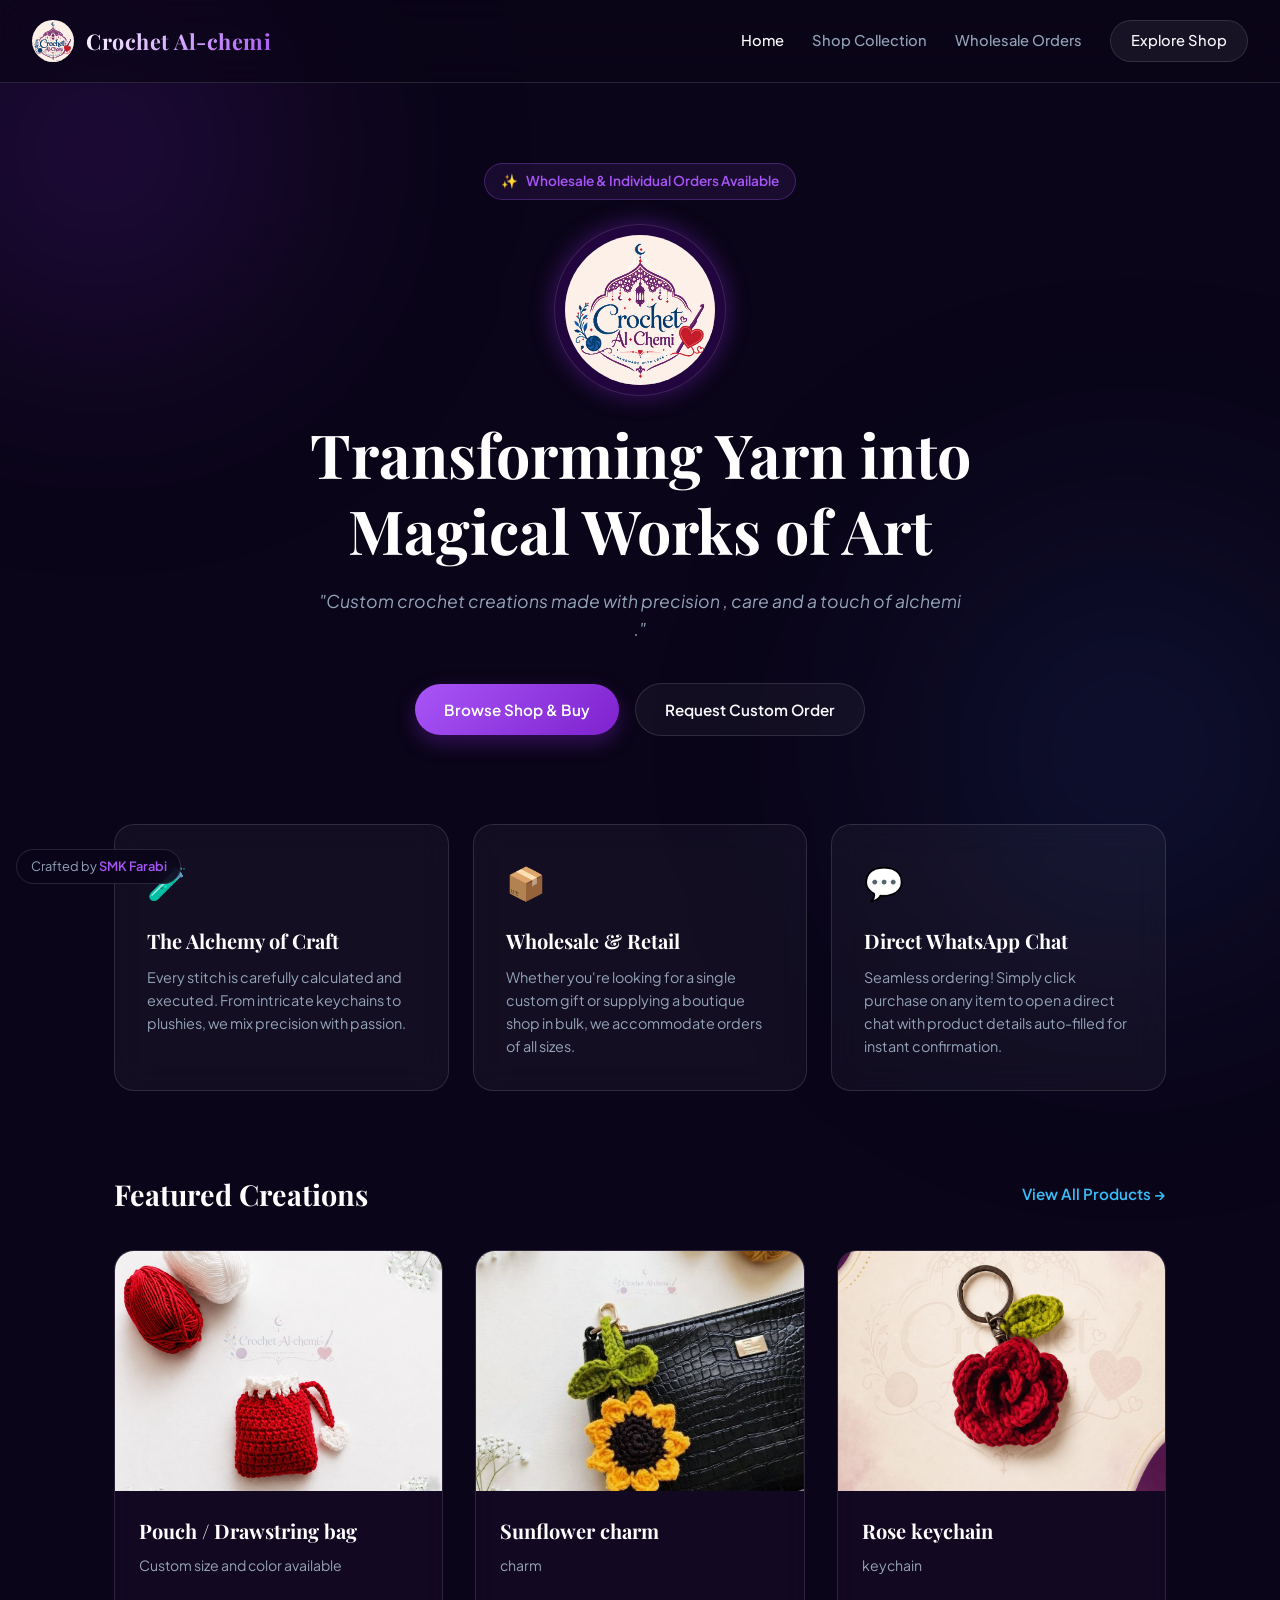
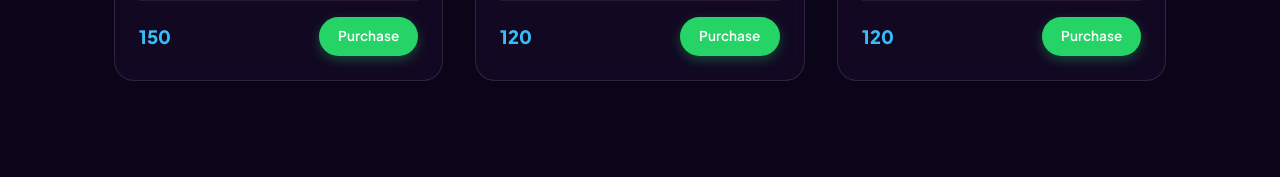
<file: index.html>
<!DOCTYPE html>
<html lang="en">
<head>
  <meta charset="UTF-8">
  <meta name="viewport" content="width=device-width, initial-scale=1.0">
  <title>Crochet Al-chemi | Custom Crochet Creations</title>
  
  <!-- Google Fonts -->
  <link rel="preconnect" href="https://fonts.googleapis.com">
  <link rel="preconnect" href="https://fonts.gstatic.com" crossorigin>
  <link href="https://fonts.googleapis.com/css2?family=Plus+Jakarta+Sans:wght@300;400;600;800&family=Playfair+Display:ital,wght@0,500;0,700;1,400&display=swap" rel="stylesheet">

  <link rel="stylesheet" href="css/style.css">
</head>
<body>

  <!-- Ambient Glow Effects -->
  <div class="bg-glow glow-1"></div>
  <div class="bg-glow glow-2"></div>

  <!-- Header -->
  <header>
    <a href="index.html" class="brand-logo">
      <img src="assets/logo.svg" onerror="this.onerror=null; this.src='assets/logo.png';" alt="Crochet Al-chemi Logo">
      <div class="brand-title">Crochet Al-chemi</div>
    </a>
    <nav>
      <a href="index.html" class="active">Home</a>
      <a href="shop.html">Shop Collection</a>
      <a href="https://wa.me/8801989029586?text=Hi!%20I'm%20interested%20in%20wholesale%20pricing%20and%20bulk%20orders." target="_blank" rel="noopener">Wholesale Orders</a>
      <a href="shop.html" class="nav-btn">Explore Shop</a>
    </nav>
  </header>

  <!-- Hero Section -->
  <!-- Hero Section -->
  <section class="hero">
    <div class="hero-badge">
      <span>✨</span> Wholesale & Individual Orders Available
    </div>
    
    <!-- Title with Circular Logo -->
    <h1 class="hero-title">
      <span class="title-logo-circle">
        <img src="assets/logo.svg" onerror="this.onerror=null; this.src='assets/logo.png';" alt="Crochet Al-chemi Logo">
      </span>
      Transforming Yarn into Magical Works of Art
    </h1>

    <p class="slogan">"Custom crochet creations made with precision , care and a touch of alchemi ."</p>
    
    <div class="hero-ctas">
      <a href="shop.html" class="btn-primary">Browse Shop & Buy</a>
      <a href="https://wa.me/8801989029586?text=Hi!%20I%20would%20like%20to%20discuss%20a%20custom%20crochet%20order." target="_blank" rel="noopener" class="btn-secondary">Request Custom Order</a>
    </div>
  </section>

  <!-- Features & Wholesale Highlights -->
  <section class="features-section">
    <div class="features-grid">
      <div class="feature-card">
        <div class="feature-icon">🧪</div>
        <h3>The Alchemy of Craft</h3>
        <p>Every stitch is carefully calculated and executed. From intricate keychains to plushies, we mix precision with passion.</p>
      </div>
      <div class="feature-card">
        <div class="feature-icon">📦</div>
        <h3>Wholesale & Retail</h3>
        <p>Whether you're looking for a single custom gift or supplying a boutique shop in bulk, we accommodate orders of all sizes.</p>
      </div>
      <div class="feature-card">
        <div class="feature-icon">💬</div>
        <h3>Direct WhatsApp Chat</h3>
        <p>Seamless ordering! Simply click purchase on any item to open a direct chat with product details auto-filled for instant confirmation.</p>
      </div>
    </div>
  </section>

  <!-- Featured Products Preview -->
  <section class="featured-section">
    <div class="section-header">
      <h2>Featured Creations</h2>
      <a href="shop.html">View All Products &rarr;</a>
    </div>
    
    <div id="featured-grid" class="grid">
      <!-- Injected from products.js -->
    </div>
  </section>

  <!-- Bottom Left Creator Attribution -->
  <div class="creator-info">
    Crafted by <a href="https://smkfarabi-stack.github.io/my-portfolio/" target="_blank" rel="noopener">SMK Farabi</a>
  </div>

  <!-- Load Product Data & Render Top Items -->
  <script src="products.js"></script>
  <script>
    document.addEventListener('DOMContentLoaded', () => {
      const grid = document.getElementById('featured-grid');

      if (typeof PRODUCTS_DATA === 'undefined' || PRODUCTS_DATA.length === 0) {
        grid.innerHTML = '<p style="color: var(--text-muted);">No featured items available.</p>';
        return;
      }

      // Show top 3 products on landing page
      const featured = PRODUCTS_DATA.slice(0, 3);

      grid.innerHTML = featured.map(product => {
        const phone = (product.whatsappNumber || '+8801989029586').replace(/[^0-9]/g, '');
        const textMessage = encodeURIComponent(
          `Hi! I would like to inquire about:\n• ${product.name} (ID: ${product.id})\n• Price: ${product.price}`
        );
        const waUrl = `https://wa.me/${phone}?text=${textMessage}`;

        return `
          <article class="card">
            <div class="card-img-wrapper">
              <img src="${product.image}" alt="${product.name}" onerror="this.src='https://via.placeholder.com/400x300/1e1035/38bdf8?text=Crochet+Al-chemi'">
            </div>
            <div class="card-content">
              <div>
                <h3 class="product-title">${product.name}</h3>
                <p class="product-desc">${product.description || 'Precision handcrafted crochet item.'}</p>
              </div>
              <div class="card-footer">
                <span class="price">${product.price}</span>
                <a href="${waUrl}" target="_blank" rel="noopener" class="btn-buy">Purchase</a>
              </div>
            </div>
          </article>
        `;
      }).join('');
    });
  </script>
</body>
</html>
</file>
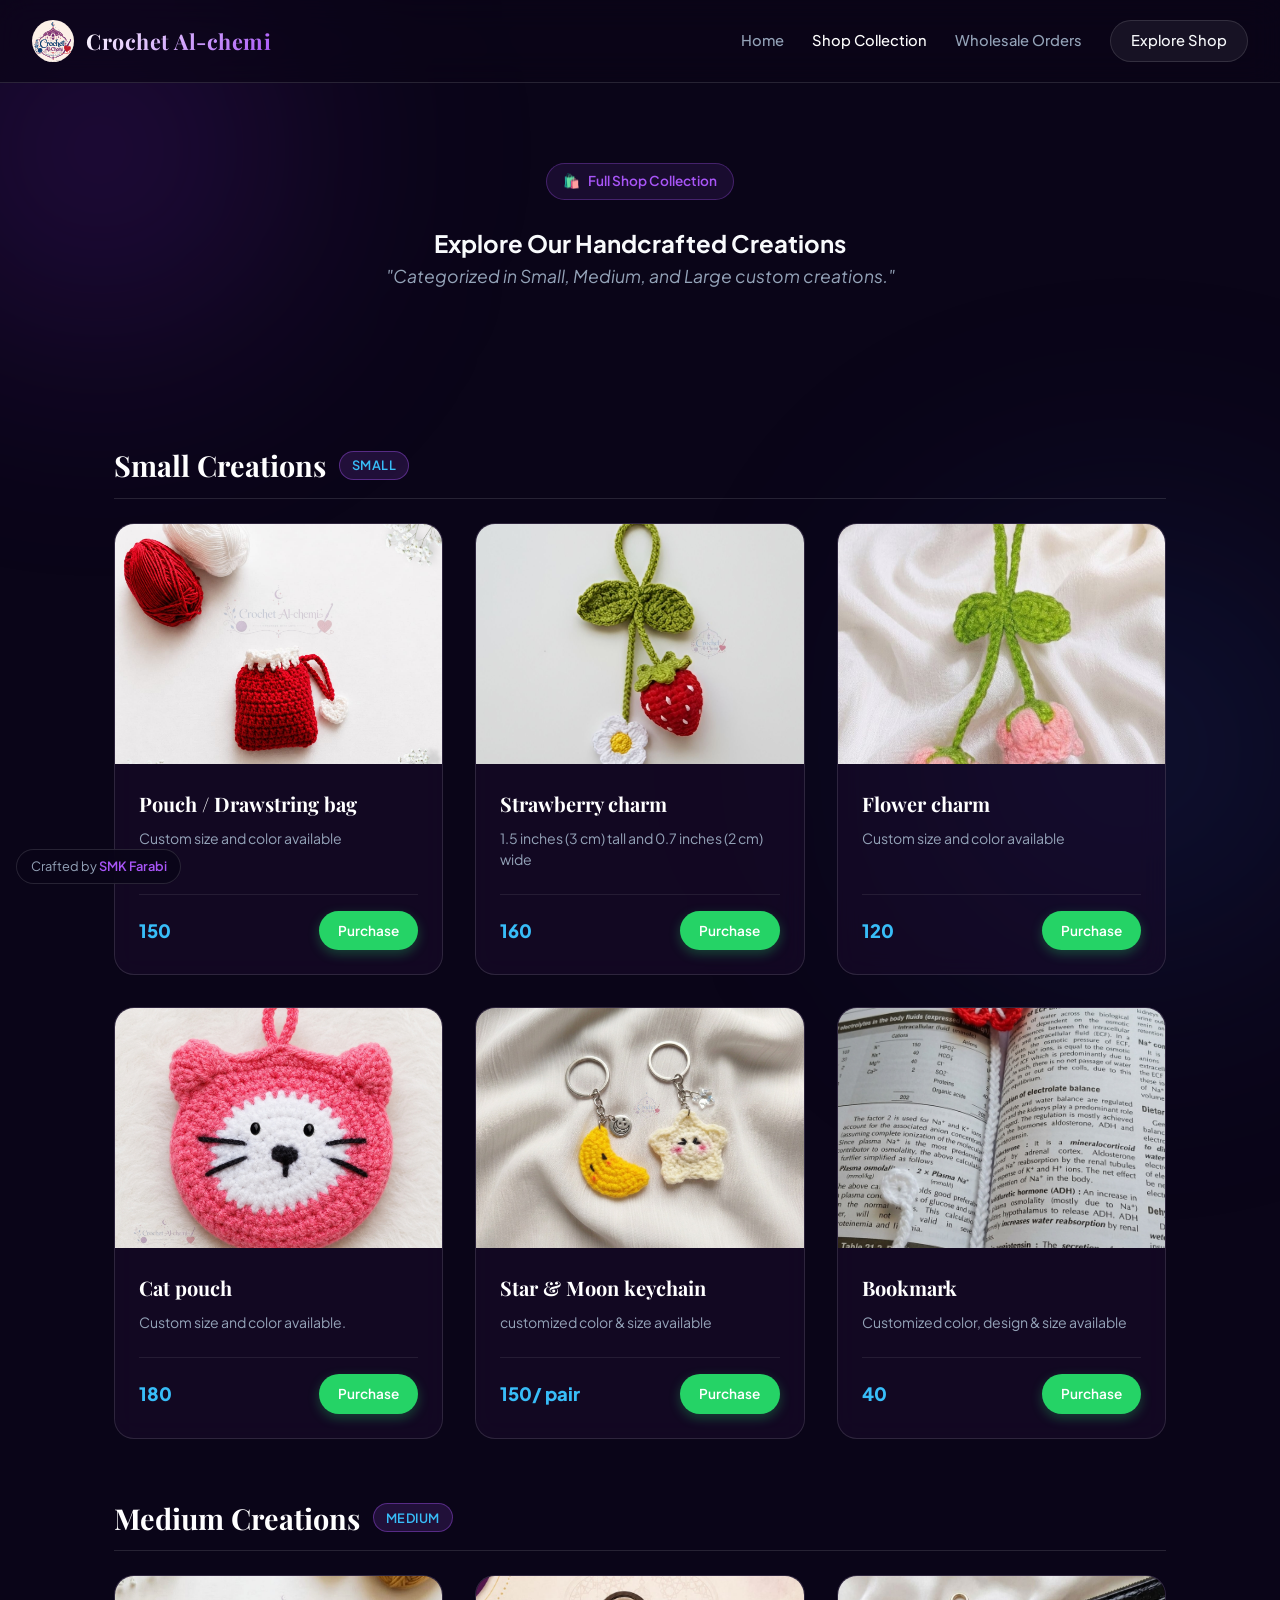
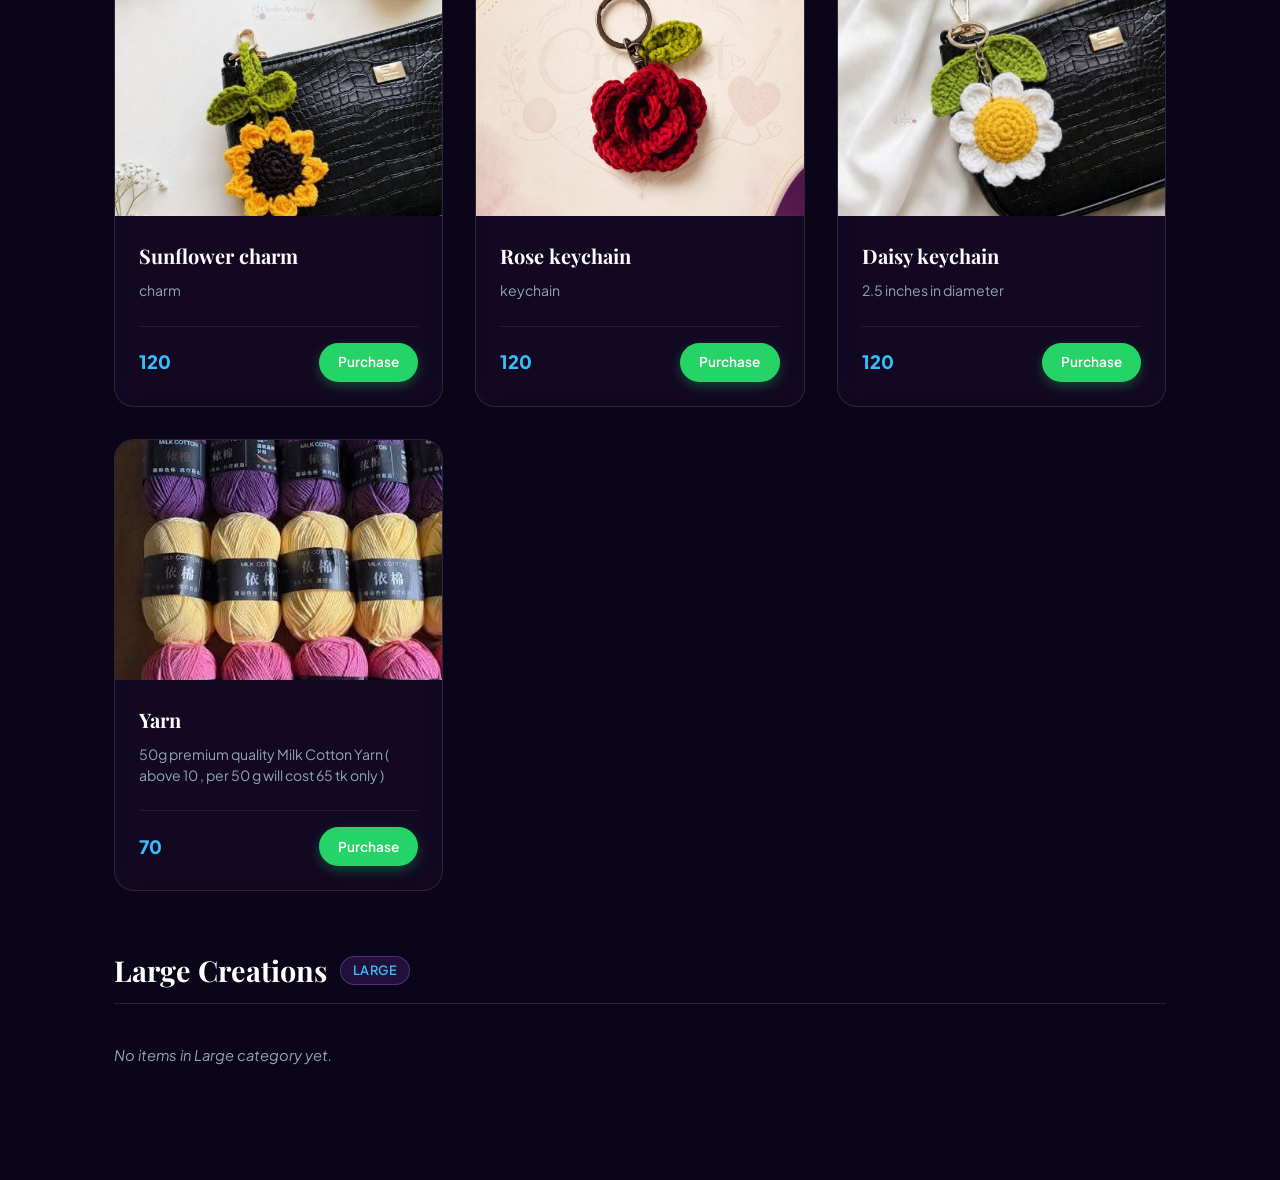
<file: shop.html>
<!DOCTYPE html>
<html lang="en">
<head>
  <meta charset="UTF-8">
  <meta name="viewport" content="width=device-width, initial-scale=1.0">
  <title>Shop Collection | Crochet Al-chemi</title>
  
  <!-- Google Fonts & Stylesheet -->
  <link rel="preconnect" href="https://fonts.googleapis.com">
  <link rel="preconnect" href="https://fonts.gstatic.com" crossorigin>
  <link href="https://fonts.googleapis.com/css2?family=Plus+Jakarta+Sans:wght@300;400;600;800&family=Playfair+Display:ital,wght@0,500;0,700;1,400&display=swap" rel="stylesheet">
  <link rel="stylesheet" href="css/style.css">

  <style>
    .shop-container {
      max-width: 1100px;
      margin: 0 auto 6rem;
      padding: 0 1.5rem;
    }

    .category-section {
      margin-top: 3.5rem;
    }

    .category-header {
      font-family: var(--font-serif);
      font-size: 1.8rem;
      color: #ffffff;
      margin-bottom: 1.5rem;
      padding-bottom: 0.6rem;
      border-bottom: 1px solid var(--glass-border);
      display: flex;
      align-items: center;
      gap: 0.8rem;
    }

    .category-tag {
      font-size: 0.8rem;
      background: rgba(168, 85, 247, 0.15);
      border: 1px solid var(--glass-border-hover);
      color: var(--accent-cyan);
      padding: 0.2rem 0.75rem;
      border-radius: 20px;
      font-family: var(--font-sans);
      font-weight: 600;
      text-transform: uppercase;
      letter-spacing: 0.5px;
    }

    .empty-category-msg {
      color: var(--text-muted);
      font-style: italic;
      font-size: 0.92rem;
      padding: 1rem 0;
    }
  </style>
</head>
<body>

  <!-- Ambient Glow Effects -->
  <div class="bg-glow glow-1"></div>
  <div class="bg-glow glow-2"></div>

  <!-- Header -->
  <header>
    <a href="index.html" class="brand-logo">
      <img src="assets/logo.svg" onerror="this.onerror=null; this.src='assets/logo.png';" alt="Crochet Al-chemi Logo">
      <div class="brand-title">Crochet Al-chemi</div>
    </a>
    <nav>
      <a href="index.html">Home</a>
      <a href="shop.html" class="active">Shop Collection</a>
      <a href="https://wa.me/8801572917674?text=Hi!%20I'm%20interested%20in%20wholesale%20pricing%20and%20bulk%20orders." target="_blank" rel="noopener">Wholesale Orders</a>
      <a href="shop.html" class="nav-btn">Explore Shop</a>
    </nav>
  </header>

  <!-- Hero Section -->
  <section class="hero">
    <div class="hero-badge">
      <span>🛍️</span> Full Shop Collection
    </div>
    <h1>Explore Our Handcrafted Creations</h1>
    <p class="slogan">"Categorized in Small, Medium, and Large custom creations."</p>
  </section>

  <!-- Categorized Products Container -->
  <main class="shop-container">
    
    <!-- Small Category -->
    <section class="category-section">
      <h2 class="category-header">
        Small Creations <span class="category-tag">Small</span>
      </h2>
      <div id="grid-small" class="grid"></div>
    </section>

    <!-- Medium Category -->
    <section class="category-section">
      <h2 class="category-header">
        Medium Creations <span class="category-tag">Medium</span>
      </h2>
      <div id="grid-medium" class="grid"></div>
    </section>

    <!-- Large Category -->
    <section class="category-section">
      <h2 class="category-header">
        Large Creations <span class="category-tag">Large</span>
      </h2>
      <div id="grid-large" class="grid"></div>
    </section>

  </main>

  <!-- Bottom Left Creator Attribution -->
  <div class="creator-info">
    Crafted by <a href="https://smkfarabi-stack.github.io/my-portfolio/" target="_blank" rel="noopener">SMK Farabi</a>
  </div>

  <!-- Load Product Data & Render Categorized Grid -->
  <script src="products.js"></script>
  <script>
    document.addEventListener('DOMContentLoaded', () => {
      const categories = ['Small', 'Medium', 'Large'];

      function buildCardHTML(product) {
        const phone = (product.whatsappNumber || '+8801572917674').replace(/[^0-9]/g, '');
        const textMessage = encodeURIComponent(
          `Hi! I would like to inquire about:\n• ${product.name} (ID: ${product.id || 'N/A'})\n• Price: ${product.price}`
        );
        const waUrl = product.whatsappLink || `https://wa.me/${phone}?text=${textMessage}`;

        return `
          <article class="card">
            <div class="card-img-wrapper">
              <img src="${product.image}" alt="${product.name}" onerror="this.src='https://via.placeholder.com/400x300/1e1035/38bdf8?text=Crochet+Al-chemi'">
            </div>
            <div class="card-content">
              <div>
                <h3 class="product-title">${product.name}</h3>
                <p class="product-desc">${product.description || 'Precision handcrafted crochet item.'}</p>
              </div>
              <div class="card-footer">
                <span class="price">${product.price}</span>
                <a href="${waUrl}" target="_blank" rel="noopener" class="btn-buy">Purchase</a>
              </div>
            </div>
          </article>
        `;
      }

      if (typeof PRODUCTS_DATA === 'undefined' || PRODUCTS_DATA.length === 0) {
        categories.forEach(cat => {
          document.getElementById(`grid-${cat.toLowerCase()}`).innerHTML = 
            '<p class="empty-category-msg">No products available.</p>';
        });
        return;
      }

      // Filter and render products into respective categories
      categories.forEach(cat => {
        const gridElement = document.getElementById(`grid-${cat.toLowerCase()}`);

        const filteredProducts = PRODUCTS_DATA.filter(product => {
          // Default to 'Small' if category is not defined
          const itemCategory = (product.category || 'Small').trim();
          return itemCategory.toLowerCase() === cat.toLowerCase();
        });

        if (filteredProducts.length === 0) {
          gridElement.innerHTML = `<p class="empty-category-msg">No items in ${cat} category yet.</p>`;
        } else {
          gridElement.innerHTML = filteredProducts.map(buildCardHTML).join('');
        }
      });
    });
  </script>
</body>
</html>
</file>
<file: css/style.css>
/* ==========================================================================
   Crochet Al-chemi — Global Design System & Stylesheet
   ========================================================================== */

/* --------------------------------------------------------------------------
   1. CSS Variables / Design Tokens
   -------------------------------------------------------------------------- */
:root {
  --bg-dark: #0a0518;
  --bg-card: rgba(26, 12, 45, 0.55);
  --glass-bg: rgba(255, 255, 255, 0.04);
  --glass-border: rgba(255, 255, 255, 0.12);
  --glass-border-hover: rgba(168, 85, 247, 0.4);

  --accent-purple: #a855f7;
  --accent-cyan: #38bdf8;
  --royal-purple-glow: rgba(126, 34, 206, 0.45);
  --royal-blue-glow: rgba(30, 58, 138, 0.4);

  --text-main: #f8fafc;
  --text-muted: #94a3b8;

  --radius-lg: 20px;
  --radius-md: 12px;
  --radius-sm: 8px;

  --transition-smooth: all 0.3s cubic-bezier(0.4, 0, 0.2, 1);
  --font-sans: 'Plus Jakarta Sans', sans-serif;
  --font-serif: 'Playfair Display', serif;
}

/* --------------------------------------------------------------------------
   2. Reset & Base Setup
   -------------------------------------------------------------------------- */
*, *::before, *::after {
  box-sizing: border-box;
  margin: 0;
  padding: 0;
}

body {
  background-color: var(--bg-dark);
  color: var(--text-main);
  font-family: var(--font-sans);
  line-height: 1.6;
  min-height: 100vh;
  position: relative;
  overflow-x: hidden;
}

a {
  color: inherit;
  text-decoration: none;
}

img {
  max-width: 100%;
  display: block;
}

/* --------------------------------------------------------------------------
   3. Ambient Background Glow Effects
   -------------------------------------------------------------------------- */
.bg-glow {
  position: fixed;
  border-radius: 50%;
  filter: blur(120px);
  z-index: -1;
  pointer-events: none;
}

.glow-1 {
  width: 500px;
  height: 500px;
  top: -100px;
  left: -150px;
  background: radial-gradient(circle, rgba(126, 34, 206, 0.35) 0%, rgba(0, 0, 0, 0) 70%);
}

.glow-2 {
  width: 600px;
  height: 600px;
  bottom: -150px;
  right: -150px;
  background: radial-gradient(circle, rgba(30, 58, 138, 0.35) 0%, rgba(0, 0, 0, 0) 70%);
}

/* --------------------------------------------------------------------------
   4. Header & Navigation
   -------------------------------------------------------------------------- */
header {
  display: flex;
  align-items: center;
  justify-content: space-between;
  padding: 1.25rem 2rem;
  background: rgba(10, 5, 24, 0.7);
  backdrop-filter: blur(16px);
  -webkit-backdrop-filter: blur(16px);
  border-bottom: 1px solid var(--glass-border);
  position: sticky;
  top: 0;
  z-index: 100;
}

.brand-logo {
  display: flex;
  align-items: center;
  gap: 0.75rem;
}

.brand-logo img {
  width: 42px;
  height: 42px;
  border-radius: 50%;
  object-fit: cover;
}

.brand-title {
  font-family: var(--font-serif);
  font-size: 1.35rem;
  font-weight: 700;
  letter-spacing: 0.5px;
  background: linear-gradient(135deg, #ffffff 0%, var(--accent-purple) 100%);
  -webkit-background-clip: text;
  -webkit-text-fill-color: transparent;
}

nav {
  display: flex;
  align-items: center;
  gap: 1.75rem;
}

nav a {
  font-size: 0.92rem;
  font-weight: 500;
  color: var(--text-muted);
  transition: var(--transition-smooth);
}

nav a:hover, nav a.active {
  color: #ffffff;
}

.nav-btn {
  padding: 0.5rem 1.25rem;
  border-radius: 30px;
  background: rgba(255, 255, 255, 0.06);
  border: 1px solid var(--glass-border);
  color: var(--text-main) !important;
}

.nav-btn:hover {
  background: var(--accent-purple);
  border-color: var(--accent-purple);
  box-shadow: 0 0 15px var(--royal-purple-glow);
}

/* --------------------------------------------------------------------------
   5. Hero Section & Circular Title Logo
   -------------------------------------------------------------------------- */
.hero {
  text-align: center;
  padding: 5rem 1.5rem 3.5rem;
  max-width: 900px;
  margin: 0 auto;
}

.hero-badge {
  display: inline-flex;
  align-items: center;
  gap: 0.5rem;
  padding: 0.4rem 1rem;
  border-radius: 30px;
  background: rgba(168, 85, 247, 0.1);
  border: 1px solid rgba(168, 85, 247, 0.3);
  color: var(--accent-purple);
  font-size: 0.85rem;
  font-weight: 600;
  margin-bottom: 1.5rem;
}

.hero-title {
  font-family: var(--font-serif);
  font-size: clamp(2.2rem, 5vw, 3.8rem);
  line-height: 1.25;
  font-weight: 700;
  color: #ffffff;
  display: inline-flex;
  align-items: center;
  justify-content: center;
  flex-wrap: wrap;
  gap: 1.25rem;
  margin-bottom: 1.2rem;
}

/* Circular Logo inside Hero Title */
.title-logo-circle {
  width: 172px;
  height: 172px;
  border-radius: 50%;
  background: rgba(59, 7, 100, 0.5);
  border: 1px solid var(--glass-border);
  backdrop-filter: blur(12px);
  -webkit-backdrop-filter: blur(12px);
  display: inline-flex;
  align-items: center;
  justify-content: center;
  padding: 10px;
  box-shadow: 0 0 25px rgba(126, 34, 206, 0.45);
  flex-shrink: 0;
  transition: transform 0.4s ease, box-shadow 0.4s ease;
}

.title-logo-circle:hover {
  transform: scale(1.08) rotate(5deg);
  box-shadow: 0 0 35px rgba(56, 189, 248, 0.6);
}

.title-logo-circle img {
  width: 100%;
  height: 100%;
  object-fit: contain;
  border-radius: 50%;
}

.slogan {
  font-size: 1.1rem;
  color: var(--text-muted);
  font-style: italic;
  max-width: 650px;
  margin: 0 auto 2.5rem;
}

.hero-ctas {
  display: flex;
  align-items: center;
  justify-content: center;
  gap: 1rem;
  flex-wrap: wrap;
}

/* --------------------------------------------------------------------------
   6. Buttons
   -------------------------------------------------------------------------- */
.btn-primary, .btn-secondary, .btn-buy {
  display: inline-flex;
  align-items: center;
  justify-content: center;
  padding: 0.85rem 1.8rem;
  border-radius: 30px;
  font-weight: 600;
  font-size: 0.95rem;
  transition: var(--transition-smooth);
  cursor: pointer;
}

.btn-primary {
  background: linear-gradient(135deg, var(--accent-purple) 0%, #7e22ce 100%);
  color: #ffffff;
  box-shadow: 0 8px 20px rgba(126, 34, 206, 0.35);
}

.btn-primary:hover {
  transform: translateY(-2px);
  box-shadow: 0 12px 28px rgba(126, 34, 206, 0.55);
}

.btn-secondary {
  background: var(--glass-bg);
  border: 1px solid var(--glass-border);
  color: var(--text-main);
}

.btn-secondary:hover {
  background: rgba(255, 255, 255, 0.1);
  border-color: rgba(255, 255, 255, 0.25);
  transform: translateY(-2px);
}

/* --------------------------------------------------------------------------
   7. Features & Wholesale Section
   -------------------------------------------------------------------------- */
.features-section {
  max-width: 1100px;
  margin: 2rem auto 5rem;
  padding: 0 1.5rem;
}

.features-grid {
  display: grid;
  grid-template-columns: repeat(auto-fit, minmax(280px, 1fr));
  gap: 1.5rem;
}

.feature-card {
  background: var(--glass-bg);
  border: 1px solid var(--glass-border);
  border-radius: var(--radius-lg);
  padding: 2rem;
  backdrop-filter: blur(16px);
  -webkit-backdrop-filter: blur(16px);
  transition: var(--transition-smooth);
}

.feature-card:hover {
  transform: translateY(-5px);
  border-color: var(--glass-border-hover);
  box-shadow: 0 10px 30px rgba(126, 34, 206, 0.2);
}

.feature-icon {
  font-size: 2rem;
  margin-bottom: 1rem;
}

.feature-card h3 {
  font-family: var(--font-serif);
  font-size: 1.25rem;
  margin-bottom: 0.6rem;
  color: #ffffff;
}

.feature-card p {
  color: var(--text-muted);
  font-size: 0.9rem;
  line-height: 1.6;
}

/* --------------------------------------------------------------------------
   8. Product Showcase Grid & Cards
   -------------------------------------------------------------------------- */
.featured-section {
  max-width: 1100px;
  margin: 0 auto 6rem;
  padding: 0 1.5rem;
}

.section-header {
  display: flex;
  align-items: center;
  justify-content: space-between;
  margin-bottom: 2rem;
}

.section-header h2 {
  font-family: var(--font-serif);
  font-size: 1.8rem;
  color: #ffffff;
}

.section-header a {
  color: var(--accent-cyan);
  font-size: 0.95rem;
  font-weight: 600;
  transition: var(--transition-smooth);
}

.section-header a:hover {
  text-decoration: underline;
}

.grid {
  display: grid;
  grid-template-columns: repeat(auto-fill, minmax(300px, 1fr));
  gap: 2rem;
}

.card {
  background: var(--bg-card);
  border: 1px solid var(--glass-border);
  border-radius: var(--radius-lg);
  overflow: hidden;
  backdrop-filter: blur(12px);
  -webkit-backdrop-filter: blur(12px);
  display: flex;
  flex-direction: column;
  transition: var(--transition-smooth);
}

.card:hover {
  transform: translateY(-6px);
  border-color: var(--glass-border-hover);
  box-shadow: 0 15px 35px rgba(107, 33, 168, 0.25);
}

.card-img-wrapper {
  width: 100%;
  height: 240px;
  overflow: hidden;
  background: rgba(0, 0, 0, 0.3);
}

.card-img-wrapper img {
  width: 100%;
  height: 100%;
  object-fit: cover;
  transition: transform 0.5s ease;
}

.card:hover .card-img-wrapper img {
  transform: scale(1.06);
}

.card-content {
  padding: 1.5rem;
  display: flex;
  flex-direction: column;
  justify-content: space-between;
  flex-grow: 1;
}

.product-title {
  font-family: var(--font-serif);
  font-size: 1.25rem;
  color: #ffffff;
  margin-bottom: 0.5rem;
}

.product-desc {
  color: var(--text-muted);
  font-size: 0.88rem;
  margin-bottom: 1.5rem;
  line-height: 1.5;
}

.card-footer {
  display: flex;
  align-items: center;
  justify-content: space-between;
  padding-top: 1rem;
  border-top: 1px solid rgba(255, 255, 255, 0.08);
}

.price {
  font-weight: 800;
  font-size: 1.15rem;
  color: var(--accent-cyan);
}

.btn-buy {
  padding: 0.55rem 1.2rem;
  font-size: 0.85rem;
  border-radius: 20px;
  background: #25d366; /* WhatsApp Green */
  color: #ffffff;
  box-shadow: 0 4px 12px rgba(37, 211, 102, 0.3);
}

.btn-buy:hover {
  background: #20ba5a;
  box-shadow: 0 6px 18px rgba(37, 211, 102, 0.45);
  transform: translateY(-2px);
}

/* --------------------------------------------------------------------------
   9. Bottom Left Creator Attribution
   -------------------------------------------------------------------------- */
.creator-info {
  position: fixed;
  bottom: 1rem;
  left: 1rem;
  z-index: 90;
  font-size: 0.8rem;
  color: var(--text-muted);
  background: rgba(10, 5, 24, 0.85);
  border: 1px solid var(--glass-border);
  padding: 0.4rem 0.85rem;
  border-radius: 20px;
  backdrop-filter: blur(10px);
  -webkit-backdrop-filter: blur(10px);
}

.creator-info a {
  color: var(--accent-purple);
  font-weight: 600;
  transition: var(--transition-smooth);
}

.creator-info a:hover {
  color: var(--accent-cyan);
  text-decoration: underline;
}

/* --------------------------------------------------------------------------
   10. Responsive Media Queries
   -------------------------------------------------------------------------- */
@media (max-width: 768px) {
  header {
    padding: 1rem 1.25rem;
  }

  nav {
    gap: 1rem;
  }

  nav a:not(.active):not(.nav-btn) {
    display: none; /* Keep header clean on small screens */
  }

  .hero {
    padding: 3.5rem 1rem 2.5rem;
  }

  .hero-title {
    font-size: 2.1rem;
  }

  .title-logo-circle {
    width: 56px;
    height: 56px;
    padding: 8px;
  }

  .creator-info {
    position: static;
    text-align: center;
    margin: 2rem auto 1.5rem;
    width: fit-content;
  }
}
</file>
